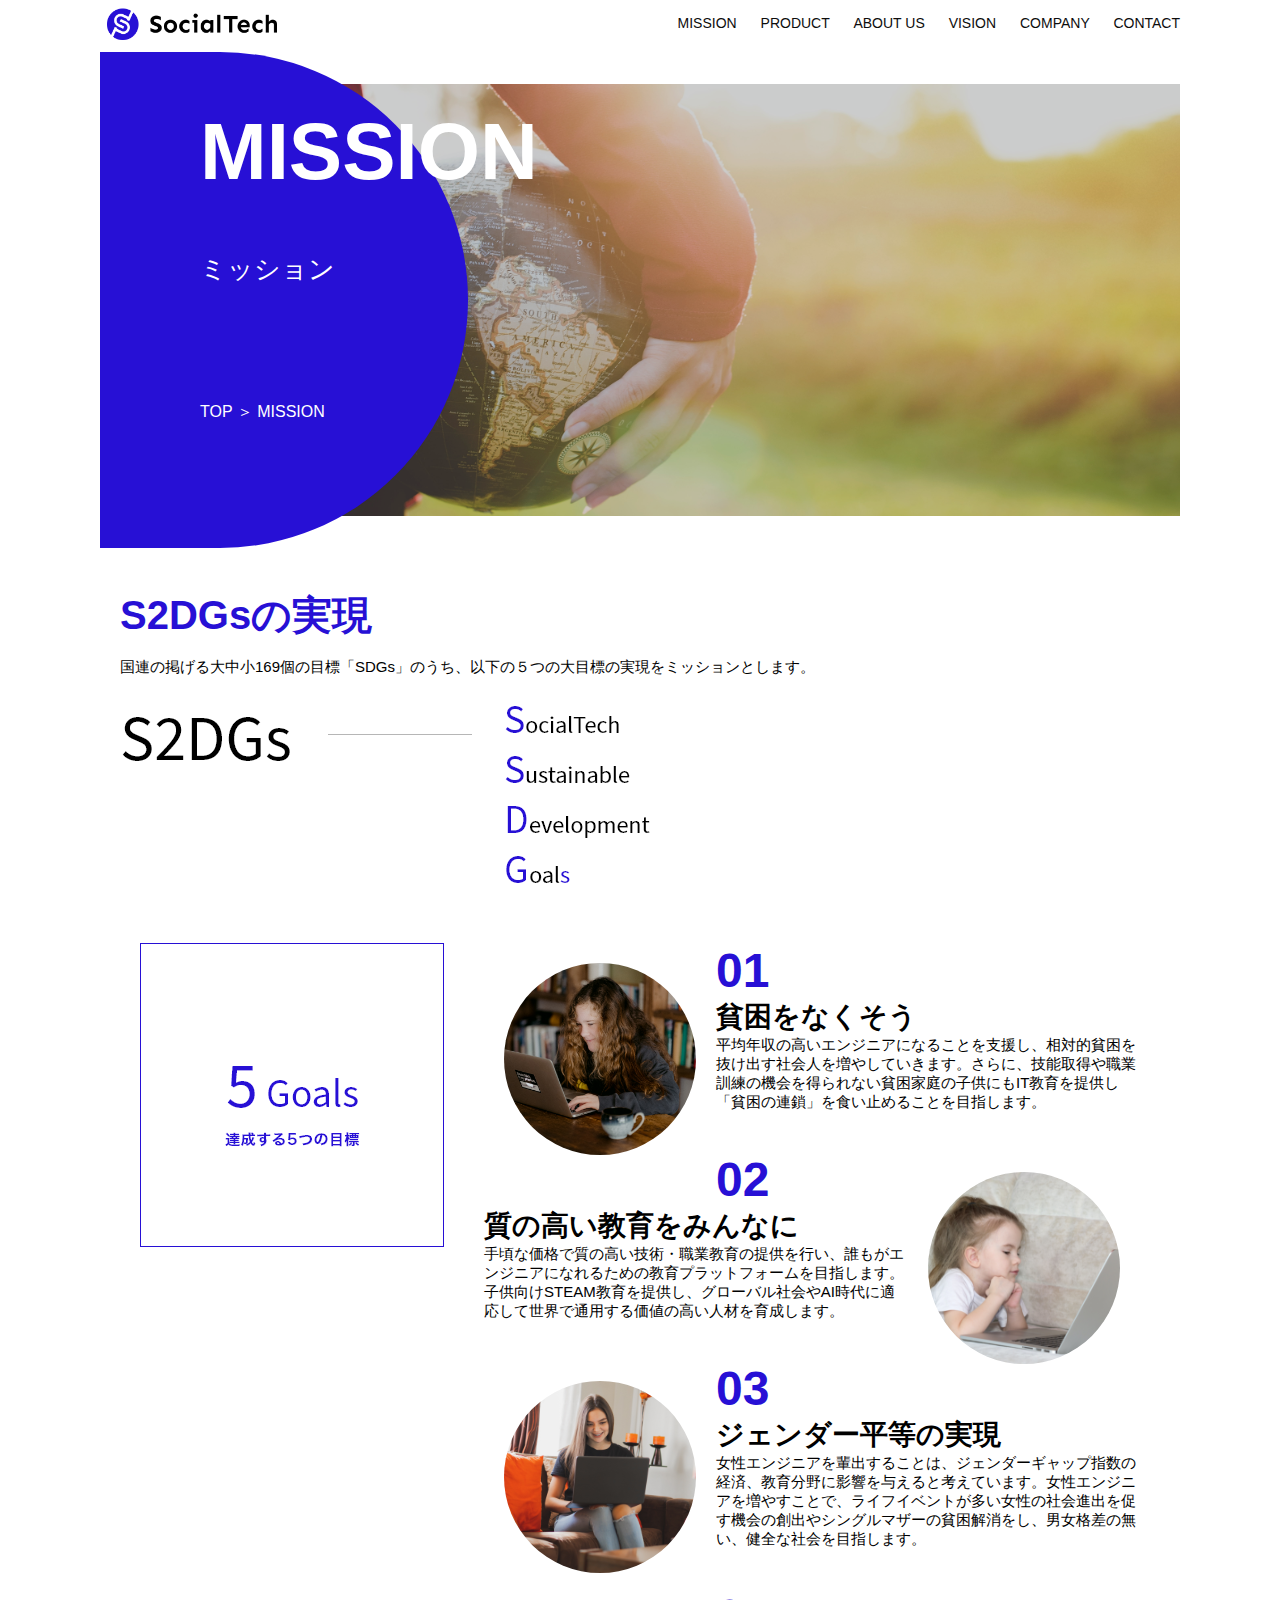
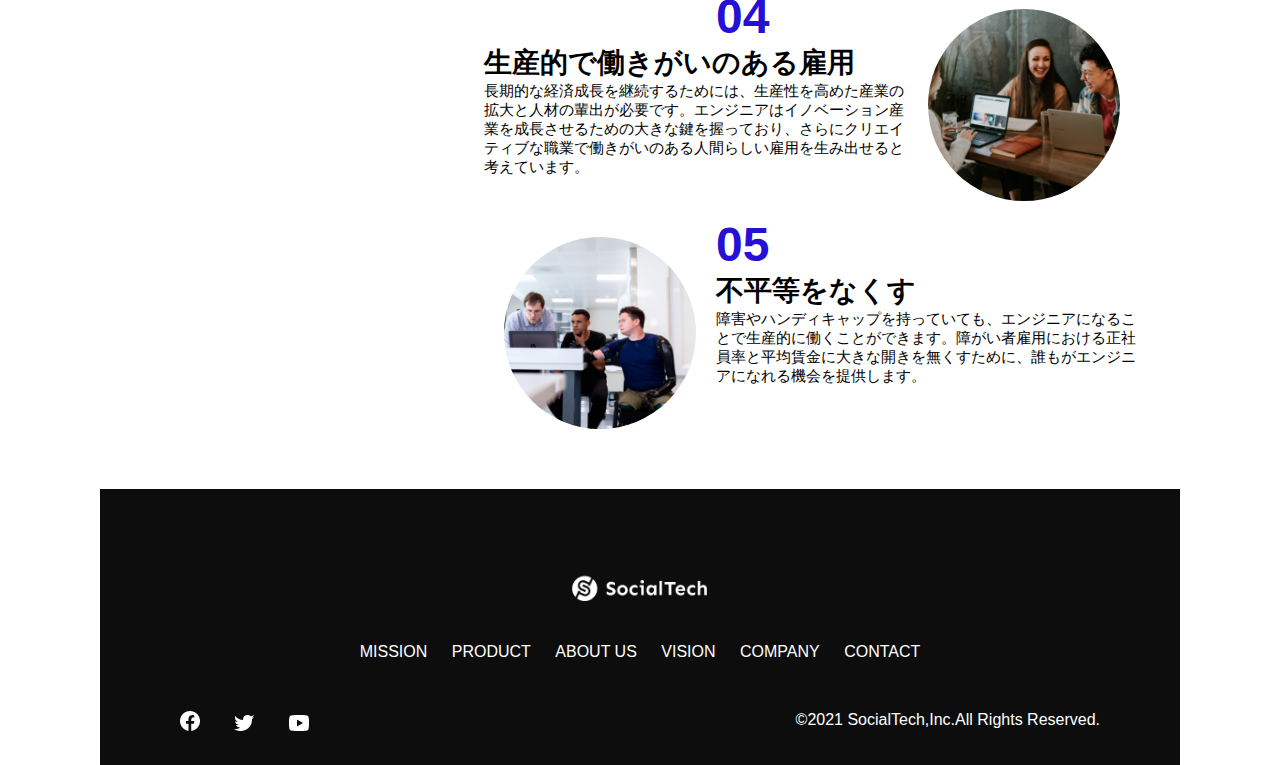
<file: kadai_005/mission.html>
<!DOCTYPE html>
<html>
    <head>
        <title>SocialTech - MISSON ミッション -</title>
        <meta charset="UTF-8">
        <meta name="description" content="SocialTechが目指す５つの目標（S2DGs）を紹介します">
        <meta name="viewport" content="width=device-width,initial-scale=1.0">
        <link rel="stylesheet" href="style.css">
    </head>

    <body>
        <!-- ヘッダー -->
        <header>
            <!-- ロゴ -->
            <a href="index.html" id="logo"><img src="images/logo.png" alt="トップページに戻る"></a>

            <!-- PC用ナビゲーション -->
            <nav id="nav-pc">
                <a href="mission.html">MISSION</a>
                <a href="product.html">PRODUCT</a>
                <a href="index.html#aboutus">ABOUT US</a>
                <a href="index.html#vision">VISION</a>
                <a href="index.html#company">COMPANY</a>
                <a href="index.html#contact">CONTACT</a>
            </nav>

            <!-- スマホ用メニューボタン -->
            <img id="menu-sp" src="images/button-menu.png" alt="ナビゲーションを開く" onclick="document.getElementById('nav-sp').style.display='block'">

            <!-- スマホ用ナビゲーション -->
            <nav id="nav-sp">
                <img id="close" src="images/button-close.png" alt="ナビゲーションを閉じる" onclick="document.getElementById('nav-sp').stlyle.display='none'">
                <a id="logo-sp" href="index.html" onclick="document.getElementById('nav-sp').style.display='none'"><img src="images/logo-sp.png" alt="トップページに戻る"></a>

                <a class="menu" href="mission.html" onclick="document.getElementById('nav-sp').style.display='none'">MISSION</a>
                <a class="menu" href="product.html" onclick="document.getElementById('nav-sp').style.display='none'">PRODUCT</a>
                <a class="menu" href="index.html#aboutus" onclick="document.getElementById('nav-sp').style.display='none'">ABOUT US</a>
                <a class="menu" href="index.html#vision" onclick="document.getElementById('nav-sp').style.display='none'">VISION</a>
                <a class="menu" href="index.html#company" onclick="document.getElementById('nav-sp').style.display='none'">COMPANY</a>
                <a class="menu" href="index.html#contact" onclick="document.getElementById('nav-sp').style.display='none'">CONTACT</a>

            <div id="sns">
                <a href="https://www.facebook.com/sejuku2013"><img src="images/button-facebook.png" alt="Facebookのリンク"></a>
                    <a href="https://twitter.com/samuraijuku"><img src="images/button-twitter.png" alt="Twitterのリンク"></a>
                    <a href="https://www.youtube.com/channel/UCCFOQO5aDK0xXam4cUQXT8g"><img src="images/button-youtube.png" alt="YouTubeのリンク"></a>
            </div>    
            </nav>
        </header>
        <main>
            <article>
                <section id="mission-main">
                    <div id="mission-title">
                        <h1>MISSION</h1>
                        <span>ミッション</span>
                        <div>TOP ＞ MISSION</div>
                    </div>
                </section>

                <section id="mission-s2dgs">
                    <h2 class="mission-h2">S2DGsの実現</h2>
                    <p>国連の掲げる大中小169個の目標「SDGs」のうち、以下の５つの大目標の実現をミッションとします。</p>
                    <img src="images/mission/mission-s2dgs.png" alt="S2DGs">
                </section>

                <section id="mission-5goals">
                    <div>
                        <img id="s2dgs-image" src="images/mission/mission-5goals.png" alt="5Goals">
                    </div>

                    <div>
                        <div>
                            <img class="fivegoals-image-left" src="images/mission/mission-5goals01.png" alt="PCを操作する女の子">
                            <span class="fivegoals-number">01</span>
                            <h3 class="fivegoals-h3">貧困をなくそう</h3>
                            <p class="fivegoals-p">
                                平均年収の高いエンジニアになることを支援し、相対的貧困を抜け出す社会人を増やしていきます。さらに、技能取得や職業訓練の機会を得られない貧困家庭の子供にもIT教育を提供し「貧困の連鎖」を食い止めることを目指します。
                            </p>
                        </div>
                        <div>
                            <img class="fivegoals-image-right" src="images/mission/mission-5goals02.png" alt="PCを見つめる小さい女の子">
                            <span class="fivegoals-number">02</span>
                            <h3 class="fivegoals-h3">質の高い教育をみんなに</h3>
                            <p class="fivegoals-p">
                                手頃な価格で質の高い技術・職業教育の提供を行い、誰もがエンジニアになれるための教育プラットフォームを目指します。子供向けSTEAM教育を提供し、グローバル社会やAI時代に適応して世界で通用する価値の高い人材を育成します。
                            </p>
                        </div>

                        <div>
                            <img class="fivegoals-image-left" src="images/mission/mission-5goals03.png" alt="PCを操作する女性">
                            <span class="fivegoals-number">03</span>
                            <h3 class="fivegoals-h3">ジェンダー平等の実現</h3>
                            <p class="fivegoals-p">
                                女性エンジニアを輩出することは、ジェンダーギャップ指数の経済、教育分野に影響を与えると考えています。女性エンジニアを増やすことで、ライフイベントが多い女性の社会進出を促す機会の創出やシングルマザーの貧困解消をし、男女格差の無い、健全な社会を目指します。
                            </p>
                        </div>
                        <div>
                            <img class="fivegoals-image-right" src="images/mission/mission-5goals04.png" alt="笑顔で話し合う３人の男女">
                            <span class="fivegoals-number">04</span>
                            <h3 class="fivegoals-h3">生産的で働きがいのある雇用</h3>
                            <p class="fivegoals-p">
                                長期的な経済成長を継続するためには、生産性を高めた産業の拡大と人材の輩出が必要です。エンジニアはイノベーション産業を成長させるための大きな鍵を握っており、さらにクリエイティブな職業で働きがいのある人間らしい雇用を生み出せると考えています。
                            </p>
                        </div>
                        <div>
                            <img class="fivegoals-image-left" src="images/mission/mission-5goals05.png" alt="障害を持つ男性が生き生きと働く様子">
                            <span class="fivegoals-number">05</span>
                            <h3 class="fivegoals-h3">不平等をなくす</h3>
                            <p class="fivegoals-p">
                                障害やハンディキャップを持っていても、エンジニアになることで生産的に働くことができます。障がい者雇用における正社員率と平均賃金に大きな開きを無くすために、誰もがエンジニアになれる機会を提供します。
                            </p>
                        </div>
                    </div>
                </section>
                
            </article>
            <footer>
                <div id="footer-logo">
                    <img src="images/logo-sp.png" alt="SocialTech">
                </div>
                <div id="footer-link">
                    <a href="mission.html">MISSION</a>
                    <a href="product.html">PRODUCT</a>
                    <a href="index.html#aboutus">ABOUT US</a>
                    <a href="index.html#vision">VISION</a>
                    <a href="index.html#company">COMPANY</a>
                    <a href="index.html#contact">CONTACT</a>
                </div>
                <div id="sns-footer">
                    <a href="https://www.facebook.com/sejuku2013"><img src="images/button-facebook.png" alt="Facebookのリンク"></a>
                    <a href="https://twitter.com/samuraijuku"><img src="images/button-twitter.png" alt="Twitterのリンク"></a>
                    <a href="https://www.youtube.com/channel/UCCFOQO5aDK0xXam4cUQXT8g"><img src="images/button-youtube.png" alt="YouTubeのリンク"></a>
                    <span id="copyright">&copy;2021 SocialTech,Inc.All Rights Reserved.</span>
                </div>
            </footer>
        </main>
    </body>
</html>
</file>
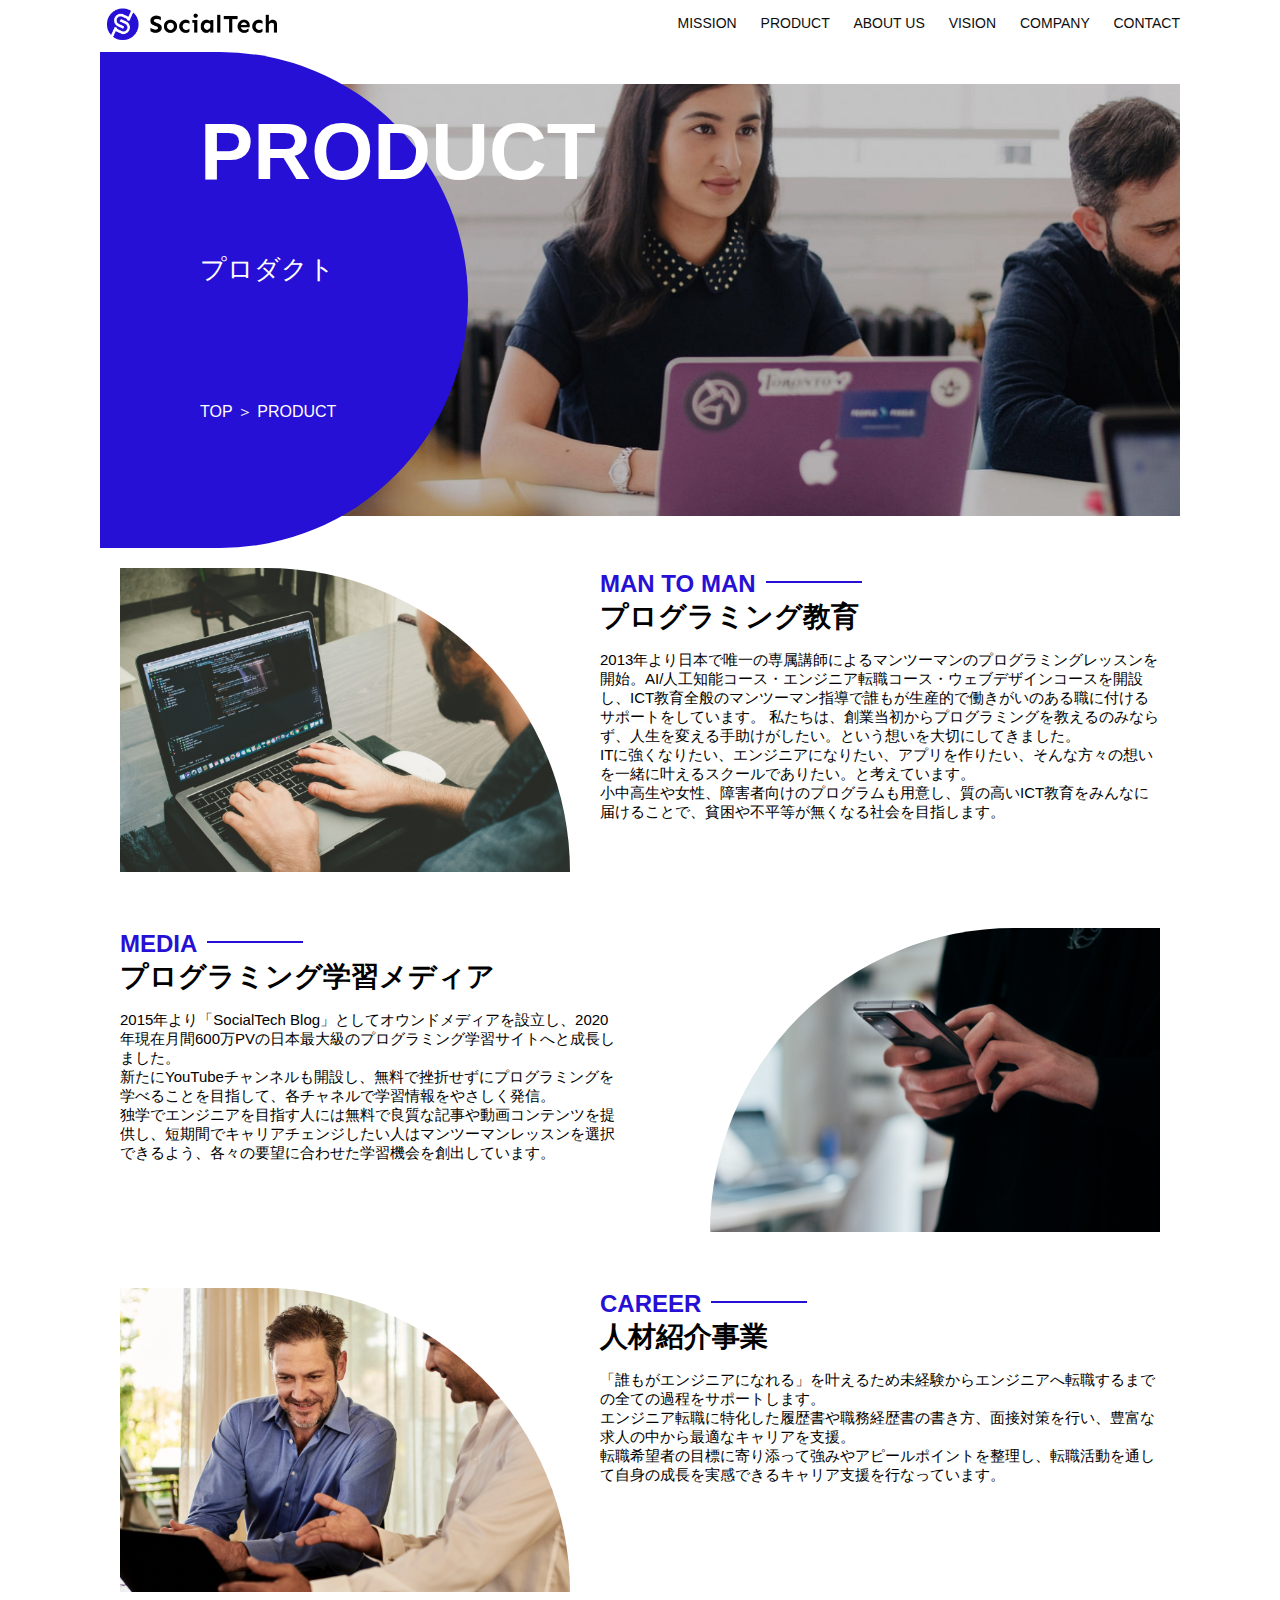
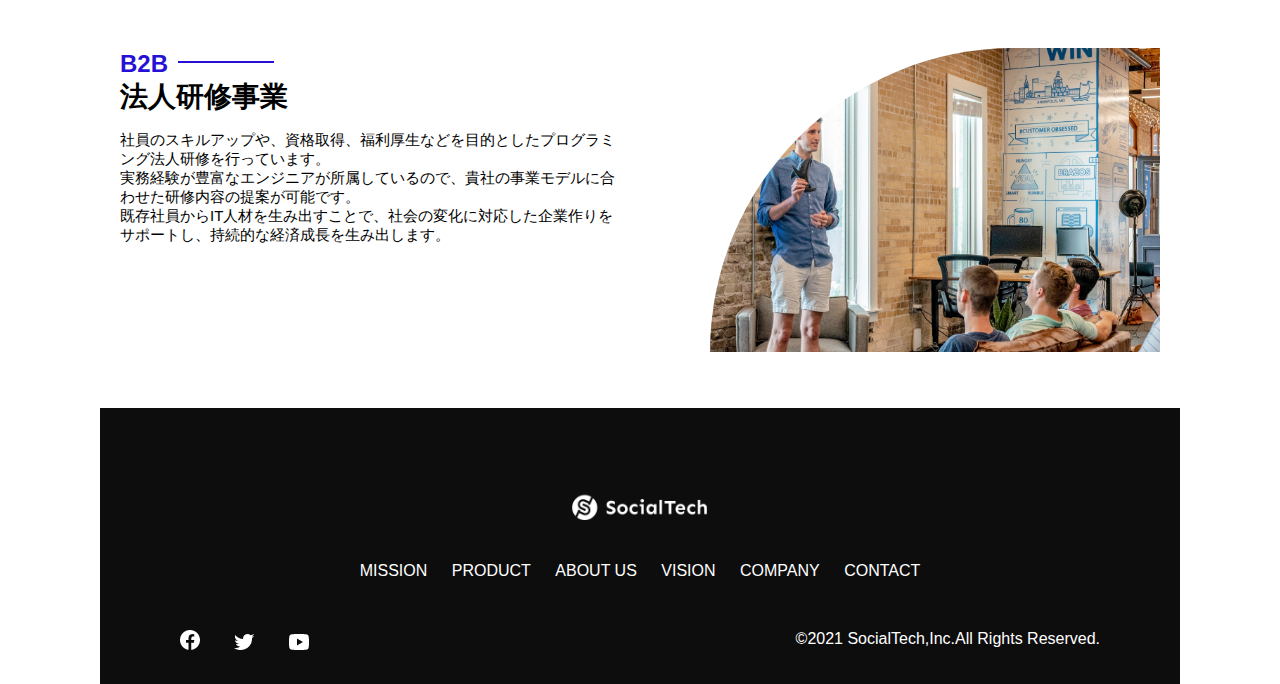
<file: kadai_005/product.html>
<!DOCTYPE html>
<html>
    <head>
        <title> SocialTech-PRODUCT プロダクト-</title>
        <meta charset="UTF-8">
        <meta name="description" content="SocialTechの４つのプロダクトを紹介します">
        <meta name="viewport" content="width=device-width,initial-scale=1.0">
        <link rel="stylesheet" href="style.css">
    </head>

    <body>
        <!-- ヘッダー -->
        <header>
            <!-- ロゴ -->
            <a href="index.html" id="logo"><img src="images/logo.png" alt="トップページに戻る"></a>

            <!-- PC用ナビゲーション -->
            <nav id="nav-pc">
                <a href="mission.html">MISSION</a>
                <a href="product.html">PRODUCT</a>
                <a href="index.html#aboutus">ABOUT US</a>
                <a href="index.html#vision">VISION</a>
                <a href="index.html#company">COMPANY</a>
                <a href="index.html#contact">CONTACT</a>
            </nav>

            <!-- スマホ用メニューボタン -->
            <img id="menu-sp" src="images/button-menu.png" alt="ナビゲーションを開く" onclick="document.getElementById('nav-sp.').style.display='block'">

            <!-- スマホ用ナビゲーション -->
            <nav id="nav-sp">
                <img id="close" src="images/button-close.png" alt="ナビゲーションを閉じる" onclick="document.getElementById('nav-sp').style.display='none'">
                <a id="logo-sp" href="index.html" onclick="document.getElementById('nav-sp').style.display='none'"><img src="images/logo-sp.png" alt="トップページに戻る"></a>
            <a class="menu" href="mission.html" onclick="document.getElementById('nav-sp').style.display='none'">MISSION</a>
            <a class="menu" href="product.html" onclick="document.getElementById('nav-sp').style.display='none'">PRODUCT</a>
            <a class="menu" href="index.html#aboutus" onclick="document.getElementById('nav-sp').style.display='none'">ABOUT US</a>
            <a class="menu" href="index.html#vision" onclick="document.getElementById('nav-sp').style.display='none'">VISION</a>
            <a class="menu" href="index.html#company" onclick="document.getElementById('nav-sp').style.display='none'">COMPANY</a>
            <a class="menu" href="index.html#contact" onclick="document.getElementById('nav-sp').style.display='none'">CONTACT</a>
        <div id="sns">
            <a href="https://www.facebook.com/sejuku2013"><img src="images/button-facebook.png" alt="Facebookのリンク"></a>
            <a href="https://twitter.com/samuraijuku"><img src="images/button-twitter.png" alt="Twitterのリンク"></a>
            <a href="https://www.youtube.com/channel/UCCFOQO5aDK0xXam4cUQXT8g"><img src="images/button-youtube.png" alt="YouTubeのリンク"></a>
        </div>
        </nav>
        </header>
        <main>
            <article>
                <section id="product-main">
                    <div id="product-title">
                        <h1>PRODUCT</h1>
                        <span>プロダクト</span>
                        <div>TOP ＞ PRODUCT</div>
                    </div>
                </section>
                <section class="product-section1">
                    <img src="images/product/product-mantoman.png" alt="PCでコードを書く男性">
                    <div>
                        <h2 class="product-h2">MAN TO MAN</h2>
                        <h3 class="product-h3">プログラミング教育</h3>
                        <p>2013年より日本で唯一の専属講師によるマンツーマンのプログラミングレッスンを開始。AI/人工知能コース・エンジニア転職コース・ウェブデザインコースを開設し、ICT教育全般のマンツーマン指導で誰もが生産的で働きがいのある職に付けるサポートをしています。
                        私たちは、創業当初からプログラミングを教えるのみならず、人生を変える手助けがしたい。という想いを大切にしてきました。<br>ITに強くなりたい、エンジニアになりたい、アプリを作りたい、そんな方々の想いを一緒に叶えるスクールでありたい。と考えています。<br>小中高生や女性、障害者向けのプログラムも用意し、質の高いICT教育をみんなに届けることで、貧困や不平等が無くなる社会を目指します。
                        </p>
                    </div>
                </section>
                <section class="product-section2">
                    <div>
                        <h2 class="product-h2">MEDIA</h2>
                        <h3 class="product-h3">プログラミング学習メディア</h3>
                        <p>2015年より「SocialTech Blog」としてオウンドメディアを設立し、2020年現在月間600万PVの日本最大級のプログラミング学習サイトへと成長しました。<br>新たにYouTubeチャンネルも開設し、無料で挫折せずにプログラミングを学べることを目指して、各チャネルで学習情報をやさしく発信。<br>独学でエンジニアを目指す人には無料で良質な記事や動画コンテンツを提供し、短期間でキャリアチェンジしたい人はマンツーマンレッスンを選択できるよう、各々の要望に合わせた学習機会を創出しています。
                        </p>
                    </div>
                    <img src="images/product/product-media.png" alt="スマートフォンを操作する人">
                </section>
                <section class="product-section1">
                    <img src="images/product/product-career.png" alt="笑顔で話し合う２人の男性">
                    <div>
                        <h2 class="product-h2">CAREER</h2>
                        <h3 class="product-h3">人材紹介事業</h3>
                        <p>「誰もがエンジニアになれる」を叶えるため未経験からエンジニアへ転職するまでの全ての過程をサポートします。<br>エンジニア転職に特化した履歴書や職務経歴書の書き方、面接対策を行い、豊富な求人の中から最適なキャリアを支援。<br>転職希望者の目標に寄り添って強みやアピールポイントを整理し、転職活動を通して自身の成長を実感できるキャリア支援を行なっています。<br>
                        </p>
                    </div>
                </section>
                <section class="product-section2">
                    <div>
                        <h2 class="product-h2">B2B</h2>
                        <h3 class="product-h3">法人研修事業</h3>
                        <p>社員のスキルアップや、資格取得、福利厚生などを目的としたプログラミング法人研修を行っています。<br>実務経験が豊富なエンジニアが所属しているので、貴社の事業モデルに合わせた研修内容の提案が可能です。<br>既存社員からIT人材を生み出すことで、社会の変化に対応した企業作りをサポートし、持続的な経済成長を生み出します。</p>
                    </div>
                    <img src="images/product/product-b2b.png" alt="講演中の男性とそれを聴く人々">
                </section>

            </article>
        <footer>
            <div id="footer-logo">
                <img src="images/logo-sp.png" alt="SocialTech">
            </div>
            <div id="footer-link">
                <a href="mission.html">MISSION</a>
                <a href="product.html">PRODUCT</a>
                <a href="index.html#aboutus">ABOUT US</a>
                <a href="index.html#vision">VISION</a>
                <a href="index.html#company">COMPANY</a>
                <a href="index.html#contact">CONTACT</a>
            </div>
            <div id="sns-footer">
                <a href="https://www.facebook.com/sejuku2013"><img src="images/button-facebook.png" alt="Facebookのリンク"></a>
            <a href="https://twitter.com/samuraijuku"><img src="images/button-twitter.png" alt="Twitterのリンク"></a>
            <a href="https://www.youtube.com/channel/UCCFOQO5aDK0xXam4cUQXT8g"><img src="images/button-youtube.png" alt="YouTubeのリンク"></a>
            <span id="copyright">&copy;2021 SocialTech,Inc.All Rights Reserved.</span>
        </div>
    </footer>
    </main>
    </body>
</html>
</file>
<file: kadai_005/style.css>
/* PC,スマホ共通スタイル */
body {
    font-family: "Source Sans Pro","Hiragino Kaku Gothic ProN",Meiryo,Arial,sans-serif;
}

p {
    font-size: 15px;
}


/* ======================
PC用のスタイル
========================*/
@media screen and (min-width:768px) {
/* PC用カルーセル設定 */ 
    .carousel {
        width: 885px;
        margin-left: 20px;
    }

    .carouselImg{
        width: 885px;
    }

    /* 横幅設定 */
body {
    max-width: 1080px;
    min-width: 900px;
    margin: 0 auto 0 auto;
}

header {
    display: flex;
    justify-content: space-between;
}
/* ナビゲーションのレイアウト */
#nav-pc {
    text-align: right;
    font-size: 14px;
    padding-top:15px;
}
#nav-pc > a {
    text-decoration: none;
    margin-left: 20px;
}
#nav-pc > a:link {
    color:#0d0d0d;
}
#nav-pc > a:visited {
    color:#0d0d0d;
}
#nav-pc > a:hover {
    color:#0d0d0d;
    text-decoration: underline;
}
#nav-pc > a:active {
    color:#0d0d0d
}

/* スマホ用ナビを非表示 */
#nav-sp,
#menu-sp {
    display: none;
}

/* メインビジュアル */
#main-visual {
    position: relative;
    height: 400px;
}

#main-message {
    position: absolute;
    top:0;
    left: 0;
    background-color: #2710d5;
    color:#ffffff;
    border-radius: 0 0 476px 0;
    max-width: 620px;
    width: 100%;
    height: 100%;
    z-index: 11;
} 

#main-message > h1 {
    font-size: 60px;
    font-weight: bold;
    margin: 100px 0 0 50px;   
}

#main-message > p {
    font-size: 28px;
    margin: 0 0 0 50px;
}

#main-visual > img {
    max-width: 620px;
    border-radius: 476px 0 0 0;
    position: absolute;
    top: 0;
    right: 0;
    z-index: 10;
}

/* 見出し */
h2 {
    margin: 40px 0 0 0;
}

h2::after {
    content: url("images/line.png");
    margin-left: 10px;
}

h3 {
    font-size: 27px;
}

/* ミッション */
#mission {
    margin: 80px auto;
    width: 100%; 
}
#mission-flex {
    width: 100%;
    display: flex;
}
#mission-flex > div {
    width: 50%;
    margin: 20px;
}
#mission-photo {
    width: 100%;
}
#s2dgs {
    margin-top: 50px;
    width: 100%;
}

/* プロダクト */
#product {
    background-color: #fafafa;
    margin: 80px 0 80px 0;
    padding: 10px 40px 0px 40px;
}

/* 外枠 */
#product > div {
    margin-top: 40px;
    display: flex;
}

/* 左のカラム */
#product-left {
    width: 50%;
    margin-right: 20px;
}

/* 右のカラム */
#product-right {
    width: 50%;
    margin-left: 20px;
    margin-top: 80px;
}

/* 画像＋説明の枠 */
#product-left > div {
    position: relative;
    height: 480px; 
    margin-right: 20px;
}
#product-right > div {
    position: relative;
    height: 480px; 
    margin-left: 20px;
}

/* 画像 */
.product-photo { 
    width: 100%; 
} 
/* 説明文の枠 */
.product-explain {
    background-color: #ffffff;
    position: absolute; 
    left: 0; 
    top: 280px; 
    margin: 0 40px 0 40px;
    padding: 20px;
    box-shadow: 5px 5px 10px rgba(0,0,0,0.05);    
}

/* 説明文の英語 */
.product-explain > span {
    color: #2710d5;
    font-weight: bold;
    font-size: 16px;
    margin: 0px;
}

/* 説明文の見出し */
.product-explain > h3 {
    font-size: 20px;
    margin: 5px 0 5px 0;
}

/* 説明文 */
.product-explain > p {
    font-size: 14px;
    margin: 0;
}

/* もっと見るボタン */
#product-more {
    margin: 0 auto -42px auto;
}    

/* about us */
#aboutus {
    margin: 80px auto;
}
#aboutus > div {
    display: flex;
}

/* 画像の余白、レイアウト */
.culture-img {
    width: 100%;
    align-self: flex-start;
}
.culture-img2 {
    width: 100%;
    margin-top: 50px;
}

/* ３つの組織文化の表 */
.culture-table {
    margin-right: 50px;
}

/* 表の各セル、レイアウト */
.culture-num {
    font-size: 80px;
    color: #2710d5;
    margin-right: 20px;
}
.culture-en {
    color: #2710d5;
    font-weight: bold;
    font-size: 24px;
    display: block;
}
.culture-jp {
    font-size: 28px;
    font-weight: bold;
}
.culture-description {
    margin: 0;
}

/* VISION */
#vision {
    margin: 80px auto;
}

/* セクション内の外枠 */
#vision > div {
    width:100%;
    display: flex;
    justify-content: space-between;
    flex-wrap: wrap;
}

/* ７つの行動指針の枠 */
.vision-box {
    width: 300px;
    height: 300px;
    margin-bottom: 30px;
    position: relative;
} 

/* 画像レイアウト */
.vision-box > img {
    width: 100%;
    height: auto;
    position: absolute;
    top: 0;
    left: 0;
    z-index: 30;
}
.vision-box > span {
    position: absolute;
    top: 0;
    left: 0;
    z-index: 31;
    margin-right: 20px;
}
.vision-box > span > h4 {
    color: #2710d5;
    font-size: 19px;
    margin: 80px 0 0 0;
}
.vision-box > span > h4::first-letter {
    font-size: 40px;
}
.vision-box > span > h5 {
    font-size: 20px;
    margin: 0 0 0 0;
}
.vision-box > span > p {
    margin: 10px 0 0 0;
}

/* 会社案内 */
#company {
    margin: 80px auto 80px auto;
}
#company-table {
    width: 100%;
}
.tableheader {
    text-align: left;
    padding: 20px;
    border-bottom-color: #2710d5;
    border-bottom-width: 1px;
    border-bottom-style: solid;
    width: 100px;
}
.tableheader-first {
    text-align: left;
    padding: 20px;
    border-bottom-color: #2710d5;
    border-bottom-width: 1px;
    border-bottom-style: solid;
    border-top-color: #2710d5;
    border-top-width: 1px;
    border-top-style: solid;
    width: 100px;
}
.cell {
    padding: 30px;
    border-bottom-color: #ececec;
    border-bottom-width:1px;
    border-bottom-style:solid;

}
.cell-first {
    padding: 30px;
    border-bottom-color: #ececec;
    border-bottom-width:1px;
    border-bottom-style: solid;
    border-top-color: #ececec;
    border-top-width: 1px;
    border-top-style:solid;
}
#company > iframe {
    width: 100%;
    height: 368px;
    margin-top: 40px;
}

/* コンタクト */
/* セクション全体 */

#contact {
    margin: 80px auto;
}
#contact > form > div {
    display: flex;
    flex-direction: row;
    flex-wrap: wrap;
    padding-bottom: 30px;
}

/* フォームのラベル */
.contact-heading {
    width: 240px;
    align-self: center;
}
.contact-label {
    font-weight: bold;
}
.contact-span {
    color: #ce2222;
    margin-left: 20px;
    font-weight: bold;
}

/* テキストボックス、テキストエリア */
.contact-textbox {
    border-top: 0;
    border-left: 0;
    border-right: 0;
    /* 下の枠線 */
    border-bottom-width: 1px;
    border-bottom-color: #707070;
    border-bottom-style: solid;
    background-color: #fafafa;
    width: 400px;
    height: 56px;
}
.contact-textarea {
    border-top: 0;
    border-left: 0;
    border-right: 0;
    border-bottom-width: 1px;
    border-bottom-color: #707070;
    border-bottom-style: solid;
    background-color: #fafafa;
    width: 400px;
    height: 200px;
}

/* 個人情報 */
details {
    width: 700px;
}
details > div {
    background-color: #fafafa;
    padding: 20px;
}
details > div > span {
    font-weight: bold;
}

/* フッター */
footer{
    background-color:#0d0d0d ;
    text-align: center;
    padding: 80px 80px 30px 80px;
}
#footer-logo {
    margin-bottom: 30px;
}
#footer-link {
    margin-bottom: 50px;
}
#footer-link > a {
    text-decoration: none;
    margin: 10px;
}
#footer-link > a:link {
    color: #ffffff;
}
#footer-link > a:visited {
    color: #ffffff;
}
#footer-link > a:hover {
    color: #ffffff;
    text-decoration: underline;
}
#footer-link > a:active{
    color: #ffffff;
}
#sns-footer {
    text-align: left;
    width: 100%;
}
#sns-footer > a {
    margin-right: 30px;
}
#copyright {
    color: #ffffff;
    float:right;
}

/*　mission.html用スタイル  */
/* ミッションのメインビジュアル */
#mission-main {
        height: 496px;
        width: 100%;
        background-image: url("images/mission/mission-main.png");
        background-repeat: no-repeat;
        background-position-y: center;
    }
    #mission-title {
        background-color: #2710d5;
        width: 368px;
        color: #ffffff;
        height: 496px;
        border-radius:0 248px 248px 0;
        position: relative;
    }
    #mission-title > h1 {
        position: absolute;
        top: 0;
        left: 100px;
        font-size: 80px;
    }
    #mission-title > span {
        position: absolute;
        top: 200px;
        left: 100px;
        font-size: 26px;
    }
    #mission-title > div {
        position: absolute;
        top: 350px;
        left: 100px;
        font-size: 16px;
    }
    #mission-s2dgs {
        width: 100%;
        margin: 20px;
    }
    .mission-h2 {
        color: #2710d5;
        font-size: 40px;
    }
    .mission-h2::after {
        content: none;
    }
    #mission-5goals {
        margin: 20px;
        display: flex;
    }
    #mission-5goals > div {
        flex-grow: 1;
        padding: 20px;
    }
    #mission-5goals > div > div {
        margin-bottom: 40px;
    }
    .fivegoals-image-right {
        float: right;
        margin: 20px;
    }
    .fivegoals-image-left {
        float: left;
        margin: 20px;
    }
    .fivegoals-number {
        color: #2710d5;
        font-size: 48px;
        font-weight: bold;
        margin: 0;
    }
    .fivegoals-h3 {
        font-size: 28px;
        margin: 0;
    }
    .fivegoals-p {
        margin: 0;
    }

    /* プロダクトページ */
#product-main {
    height: 496px;
    width:100%;
    background-image:url("images/product/product-main.png");
    background-repeat: no-repeat;
    background-position-y: center;
}
#product-title {
    background-color: #2710d5;
    width: 368px;
    color: #ffffff;
    height: 496px;
    border-radius: 0 248px 248px 0;
    position: relative;
}
#product-title > h1 {
    position: absolute;
    top: 0;
    left: 100px;
    font-size: 80px;
} 
#product-title > span {
    position: absolute;
    top: 200px;
    left: 100px;
    font-size: 26px;
}
#product-title > div {
    position: absolute;
    top: 350px;
    left: 100px;
    font-size: 16px;
}

/*  セクション１　*/
.product-section1 {
    position: relative;
    margin: 20px;
    height: 340px;
}
.product-section1 > img {
    position: absolute;
    top: 0;
    left: 0;
    width: 450px;
    margin: 0 40px 30px 0;
    border-radius: 0 432px 0 0;
}
.product-section1 > div {
    position: absolute;
    top: 0;
    left: 480px;
}

/* セクション２ */
.product-section2 {
    position: relative;
    margin: 20px;
    height: 340px;
}
.product-section2 > img {
    position: absolute;
    top: 0;
    right: 0;
    width: 450px;
    margin: 0 0 30px 40px;
    border-radius: 432px 0 0 0;
}
.product-section2 > div {
    width: 500px;
    position: absolute;
    top: 0;
    left: 0;
}
.product-h2 {
    color: #2710d5;
    font-size: 24px;
    margin: 0;
}
.product-h3 {
    font-size: 28px;
    margin: 0;
}
}


/* ＝＝＝＝＝＝＝＝＝＝＝
スマートフォン用のスタイル
＝＝＝＝＝＝＝＝＝＝＝＝＝ */
@media screen and (max-width:767px) {
    .carousel{
        width: 375px;
        margin:0 auto 0 auto;
    }
    .carouselImg{
        width: 375px;
    }
    
    body {
        min-width: 375px;
        margin: 0;
    }

    /* PC用ナビゲーション非表示 */
    #nav-pc {
        display: none;
    }

    /* ハンバーガーメニュー */
    #menu-sp {
        /* slick表示させると余分な余白が出る */
        /* float: right; */
        /* padding: 0; */
        position: absolute;
        top:0px;
        right:0px;
    }

    /* スマホ用ナビゲーションの表示切替 */
    /* 初期状態、レイアウトと非表示設定 */
    #nav-sp {
        background-color: #2710d5;
        position: absolute;
        top: 0;
        left: 0;
        width: 100%;
        height: 100%;
        display: none;
        z-index: 100;
    }

    /*  ×ボタン　*/
    #close {
        position: absolute;
        top: 20px;
        right: 20px;
    }

    /* ナビゲーションメニュー用ロゴ */
    #logo-sp {
        margin: 80px 0 30px 20px;
    }

    /* ナビゲーションのリンクの装飾設定 */
    #nav-sp > a {
        display: block;
    }
    #nav-sp > a:link {
        color: #ffffff;
    }
    #nav-sp > a:visited {
        color: #ffffff;
    } 

    #nav-sp > a:hover {
        color: #ffffff;
        text-decoration: underline;
    } 
    #nav-sp > a:active {
        color: #ffffff;
    } 

    /* リンクの背景 */
    #nav-sp > .menu {
        text-decoration: none;
        display: block;
        margin: 0 20px 0 20px;
        height: 44px;
        font-size: 16px;
        background-image: url("images/arrow.png");
        background-repeat: no-repeat;
        background-position: right top;
    }
    #sns {
        position: absolute;
        bottom: 20px;
        left: 20px;
    }
    #sns > a {
        margin-right: 30px;
    } 

/* メインビジュアル */
    #main-visual {
        position: relative;
        height: 470px;
        width: 100%;
        overflow: hidden;
    }
    #main-visual > div {
        position: absolute;
        top: 0;
        left: 0;
        background-color: #2710d5;
        color: white;
        border-radius: 0 0 476px 0;
        text-align: center;
        height: 280px;
        width: 100%;
        z-index: 11;
    }
    #main-visual > div > h1 {
        font-size: 28px;
        margin: 90px 0 0 0;
    }
    #main-visual > div > p {
        margin: 0;
    }
    #main-visual > img {
        width: 100%;
        border-radius: 476px 0 0 0;
        z-index: 10;
        position: absolute;
        bottom : 0;
        right: 0;
    }

    /* 見出し */
    h2::after {
        content: url("images/line.png");
        margin-left: 10px;
    }

    h3 {
        font-size: 24px;
        margin: 10px 0 0 0;
    }

    /* ミッション */
    #mission {	
        margin: 20px;	
        }	
        
    #mission-photo {	
        width: 100%;	
    }	
    #s2dgs {	
        width: 100%;	
    }

    /* プロダクト */
    #product {
        background-color: #fafafa;
        padding-top: 10px;
    }
    #product h2 {
        margin-left: 20px;
    }
    /* 外枠 */
    /* 左右のカラム　スマホでは縦並び */
    #product-left,
    #product-right {
        margin-right: 20px;
        margin-left: 20px;
    }

    /* 画像＋説明の枠 */
    #product-left > div,
    #product-right > div {
        position: relative;
        height: 540px;
    }

    /* 説明文の枠 */
    .product-explain {
        background-color: #ffffff;
        position: absolute;
        left: 0;
        bottom: 50px;
        padding: 20px;
        box-shadow: 5px 5px 10px rgba(0,0,0,0.05);
    }
    .product-explain > span {
        color: #2710d5;
        font-weight: bold;
        font-size: 16px;
        margin: 0px;
    }
    .product-explain > h3 {
        margin: 10px 0 10px 0;
    }
    .product-photo {
        width: 100%;
    }
    #product-more > img {
        margin: 0 0 -42px 20px;
    } 

    /* ABOUT US */
    #aboutus {
        margin: 80px 20px;
    }
    #aboutus > div {
        display: flex;
        flex-direction: column;
    }
    .culture-table {
        width: 100%;
        padding-right: 20px;
        order: 2;
    }
    .culture-img {
        width: 100%;
        order: 1;
    }
    .culture-img2 {
        width: 100%;
    }
    .culture-num {
        font-size: 80px;
        color: #2710d5;
    }
    .culture-en {
        color: #2710d5;
        font-weight: bold;
        font-size: 24px;
        display: block;
    }
    .culture-jp {
        display: block;
    }
    .culture-description {
        margin: 0;
    }

    /* ビジョン */
    #vision {
        margin: 80px 20px 80px 20px;
    }
    .vision-box {
        width: 300px;
        height: 300px;
        margin-bottom: 30px;
        position: relative;
    }
    .vision-box > img {
        width: 100%;
        height: auto;
        position: absolute;
        top: 0;
        left: 0;
        z-index: 30;
    }
    .vision-box > span {
        position: absolute;
        top: 0;
        left: 0;
        z-index: 31;
        margin-right: 20px;
    }
    .vision-box > span > h4 {
        color: #2710d5;
        font-size: 19px;
        margin: 60px 0 0 0;
    }
    .vision-box > span > h5 {
        font-size: 20px;
        margin: 0;
    }
    .vision-box > span > p {
        margin-top: 10px;
    }

    /* 会社概要 */
    #company {
        margin: 0 20px 0 20px;
    }
    #company > h3 {
        margin-bottom: 20px;
    }
    #company-table {
        width: 100%;
    }
    .tableheader-first {
        text-align: left;
        padding: 20px;
        border-bottom-color: #2710d5;
        border-bottom-width: 1px;
        border-bottom-style: solid;
        border-top-color: #2710d5;
        border-top-width: 1px;
        border-top-style: solid;
        width: 50px;
    }
    .tableheader {
        text-align: left;
        padding: 20px;
        border-bottom-color: #2710d5;
        border-bottom-width: 1px;
        border-bottom-style: solid;
        width: 50px;
    }
    .cell {
        padding :20px;
        border-bottom-color: #ececec;
        border-bottom-width: 1px;
        border-bottom-style: solid;
    }
    .cell-first {
        padding :20px;
        border-bottom-color: #ececec;
        border-bottom-width: 1px;
        border-bottom-style: solid;
        border-top-color: #ececec;
        border-top-width: 1px;
        border-top-style: solid;
    }
    #company > iframe {
        width: 100%;
        height: 240px;
        margin-top: 40px;
    }
    #contact {
        margin: 80px 20px 80px 20px;
    }
    #contact > h3 {
        margin-bottom: 20px;
    }
    #contact > form > div {
        margin-bottom: 20px;
    }
    .contact-heading {
        margin-bottom: 20px;
    }

    /* ラベル */
    .contact-label {
        font-weight: bold;
    }

    /* 必須 */
    .contact-span {
        color: #ce2222;
        margin: 0 0 0 20px;
        font-weight: bold;
    }
    .contact-textbox {
        height: 56px;
        border-top: 0;
        border-left: 0;
        border-right: 0;
        background-color: #fafafa;
        width: 100%;
    }
    .contact-textarea {
        height: 150px;
        border-top: 0;
        border-left: 0;
        border-right: 0;
        background-color: #fafafa;
        width: 100%;
    }
    .radiobutton {
        margin-bottom :20px;
    }
    .radiobutton + label::after {
        content: "\A";
        white-space: pre;
    }
    footer {
        background-color: black;
        padding: 30px 20px 50px 20px;
    }
    #footer-logo {
        margin-bottom : 30px ;
    }
    #footer-link {
        margin-bottom: 50px;
    }
    #footer-link > a {
        text-decoration: none;
        margin: 0 20px 30px 0;
        display: block;
        background-image: url("images/arrow.png");
        background-repeat: no-repeat;
        background-position: right top;
    }
    #footer-link > a:link {
        color: #ffffff;
    }
    #footer-link > a:visited {
        color: #ffffff;
    }
    #footer-link > a:hover {
        color: #ffffff;
        text-decoration: underline;
    } 
    #footer-link > a:active {
        color: #ffffff;
    }
    #sns-footer > a {
        margin-right: 30px;
    }
    #copyright {
        font-size: 12px;
        display: block;
        margin-top: 30px;
        color: #ffffff;
    }

    /* mission.html用スタイル */
    /* ミッションのメインビジュアル */
    #mission-main {
        height: 256px;
        width: 100%;
        background-image: url("images/mission/mission-main.png");
        background-repeat: no-repeat;
        background-position-y: center;
        background-size: auto 208px;
    }
    #mission-title {
        background-color: #2710d5;
        width: 136px;
        color: #ffffff;
        height: 256px;
        border-radius: 0 248px 248px 0;
        position: relative;
    }
    #mission-title > h1 {
        position: absolute;
        top: 0;
        left: 20px;
        font-size: 40px;
    }
    #mission-title > span {
        position: absolute;
        top: 110px;
        left: 20px;
        font-size: 18px;
    }
    #mission-title > div {
        position: absolute;
        top: 180px;
        left: 20px;
        font-size: 13px;
    }
    /* ミッションページ　S2DSの設定 */
    #mission-s2dgs {
        margin: 20px;
    } 
    .mission-h2 {
        color: #2710d5;
        font-size: 38px;
        margin: 0px;
    }
    .mission-h2::after {
        content: none;
    }
    #mission-s2dgs > img {
        width: 100%;
    }
    /* ミッションページ　5Goalsの設定 */
    #mission-5goals {
        margin: 20px;
    }
    #mission-5goals > div > div {
        margin-bottom: 40px;
    }
    #s2dgs-image {
        width: 100%;
    }
    .fivegoals-image-right {
        margin: 20px auto 20px auto;
        display: block;
    }
    .fivegoals-image-left {
        margin: 20px auto 20px auto;
        display: block;
    }
    .fivegoals-number {
        color: #2710d5;
        font-size: 48px;
        margin: 0;
    }
    .fivegoals-h3 {
        font-size: 28px;
        margin: 0;
    }
    .fivegoals-p {
        margin: 0;
    }

    /*  プロダクトページ　*/
    #product-main {
        height: 256px;
        width: 100%;
        background-image: url("images/product/product-main.png");
        background-repeat: no-repeat;
        background-position-y: center;
        background-size: auto 208px;
    }
    #product-title {
        background-color: #2710d5;
        width: 136px;
        color: #ffffff;
        height: 256px;
        border-radius: 0 248px 248px 0;
        position: relative;
    }
    #product-title > h1 {
        position: absolute;
        top: 0;
        left: 20px;
        font-size: 40px;
    }
    #product-title > span {
        position: absolute;
        top :110px;
        left: 20px;
        font-size: 18px;
    }
    #product-title > div {
        position: absolute;
        top: 180px;
        left: 20px;
        font-size: 13px;
    }
    .product-section1 {
        margin: 20px;
    }
    .product-section1 > img {
        width: 100%;
        border-radius: 0 300px 0 0;
    }
    .product-section2 {
        margin: 20px;
        display: flex;
        flex-direction: column;
    }
    .product-section2  > img {
        order: 1;
        width: 100%;
        border-radius: 300px 0 0 0;
    }
    .product-section2 > div {
        order: 2;
    }
    .product-h2 {
        color: #2710d5;
        font-size: 24px;
        margin: 0;
    }
    .product-h3 {
        font-size: 28px;
        margin: 0;
    }
}
</file>
